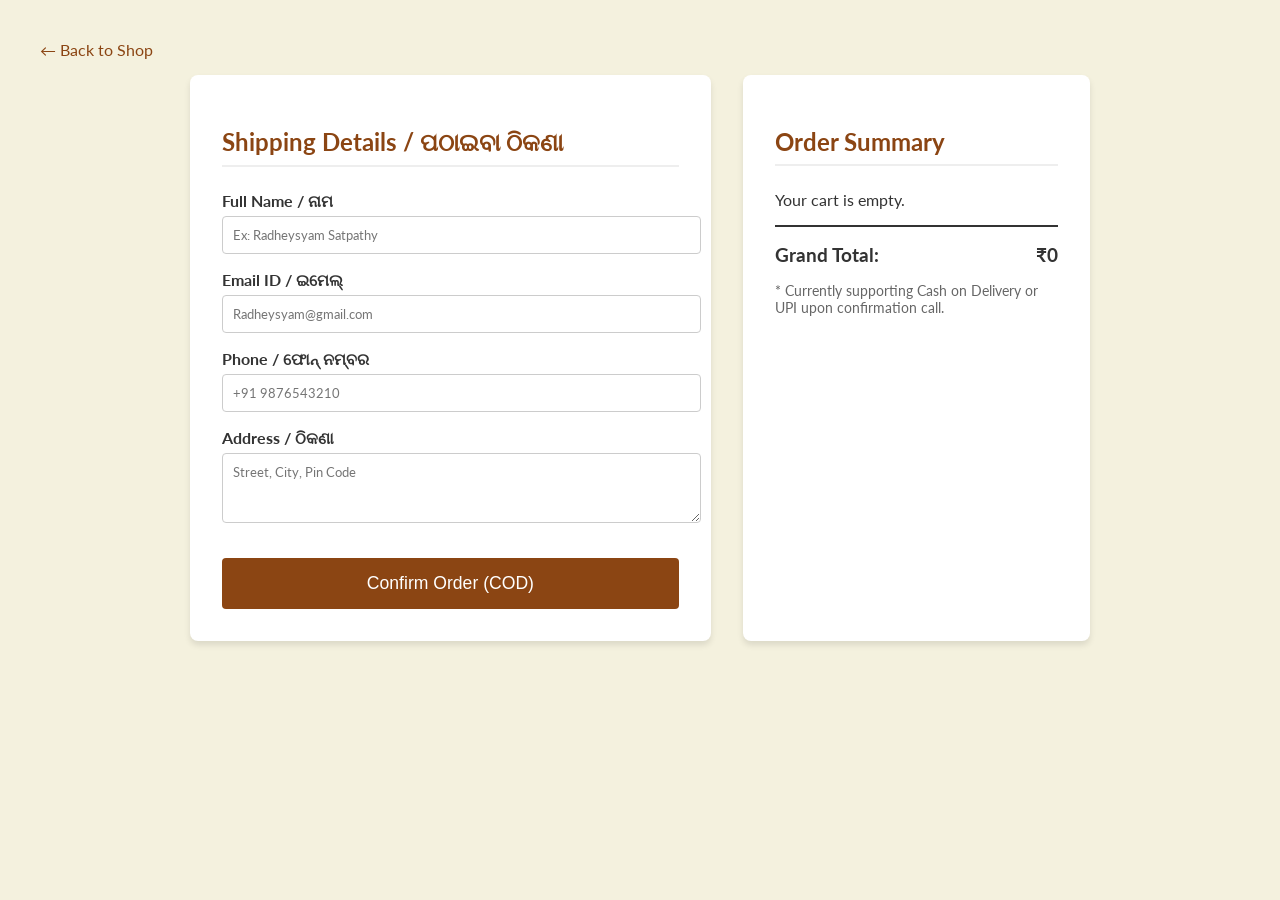
<file: checkout.html>
<!DOCTYPE html>
<html lang="en">
<head>
    <meta charset="UTF-8">
    <meta name="viewport" content="width=device-width, initial-scale=1.0">
    <title>Checkout | CraftedByMoharana</title>
    <link rel="icon" type="image/png" href="images/logo-icon.png">

    <!-- Google Font -->
    <link href="https://fonts.googleapis.com/css2?family=Lato:wght@400;700&display=swap" rel="stylesheet">

    <!-- External CSS -->
    <link rel="stylesheet" href="checkout.css">
</head>
<body>

    <a href="index.html" class="back-link">← Back to Shop</a>

    <div class="container">

        <!-- Shipping Form -->
        <div class="card">
            <h2>Shipping Details / ପଠାଇବା ଠିକଣା</h2>

            <form id="checkoutForm" onsubmit="handleOrder(event)">
                <div class="form-group">
                    <label>Full Name / ନାମ</label>
                    <input type="text" id="custName" required placeholder="Ex: Radheysyam Satpathy">
                </div>

                <div class="form-group">
                    <label>Email ID / ଇମେଲ୍</label>
                    <input type="email" required placeholder="Radheysyam@gmail.com">
                </div>

                <div class="form-group">
                    <label>Phone / ଫୋନ୍ ନମ୍ବର</label>
                    <input type="tel" id="custPhone" required placeholder="+91 9876543210">
                </div>

                <div class="form-group">
                    <label>Address / ଠିକଣା</label>
                    <textarea id="custAddress" rows="3" required placeholder="Street, City, Pin Code"></textarea>
                </div>

                <button type="submit" class="place-order-btn">
                    Confirm Order (COD)
                </button>
            </form>
        </div>

        <!-- Order Summary -->
        <div class="card">
            <h2>Order Summary</h2>

            <div id="orderItems"></div>

            <div class="total-section">
                <span>Grand Total:</span>
                <span id="grandTotal">₹0</span>
            </div>

            <p style="margin-top: 1rem; font-size: 0.9rem; color: #666;">
                * Currently supporting Cash on Delivery or UPI upon confirmation call.
            </p>
        </div>

    </div>

    <!-- External JavaScript -->
    <script src="checkout.js"></script>

</body>
</html>
</file>
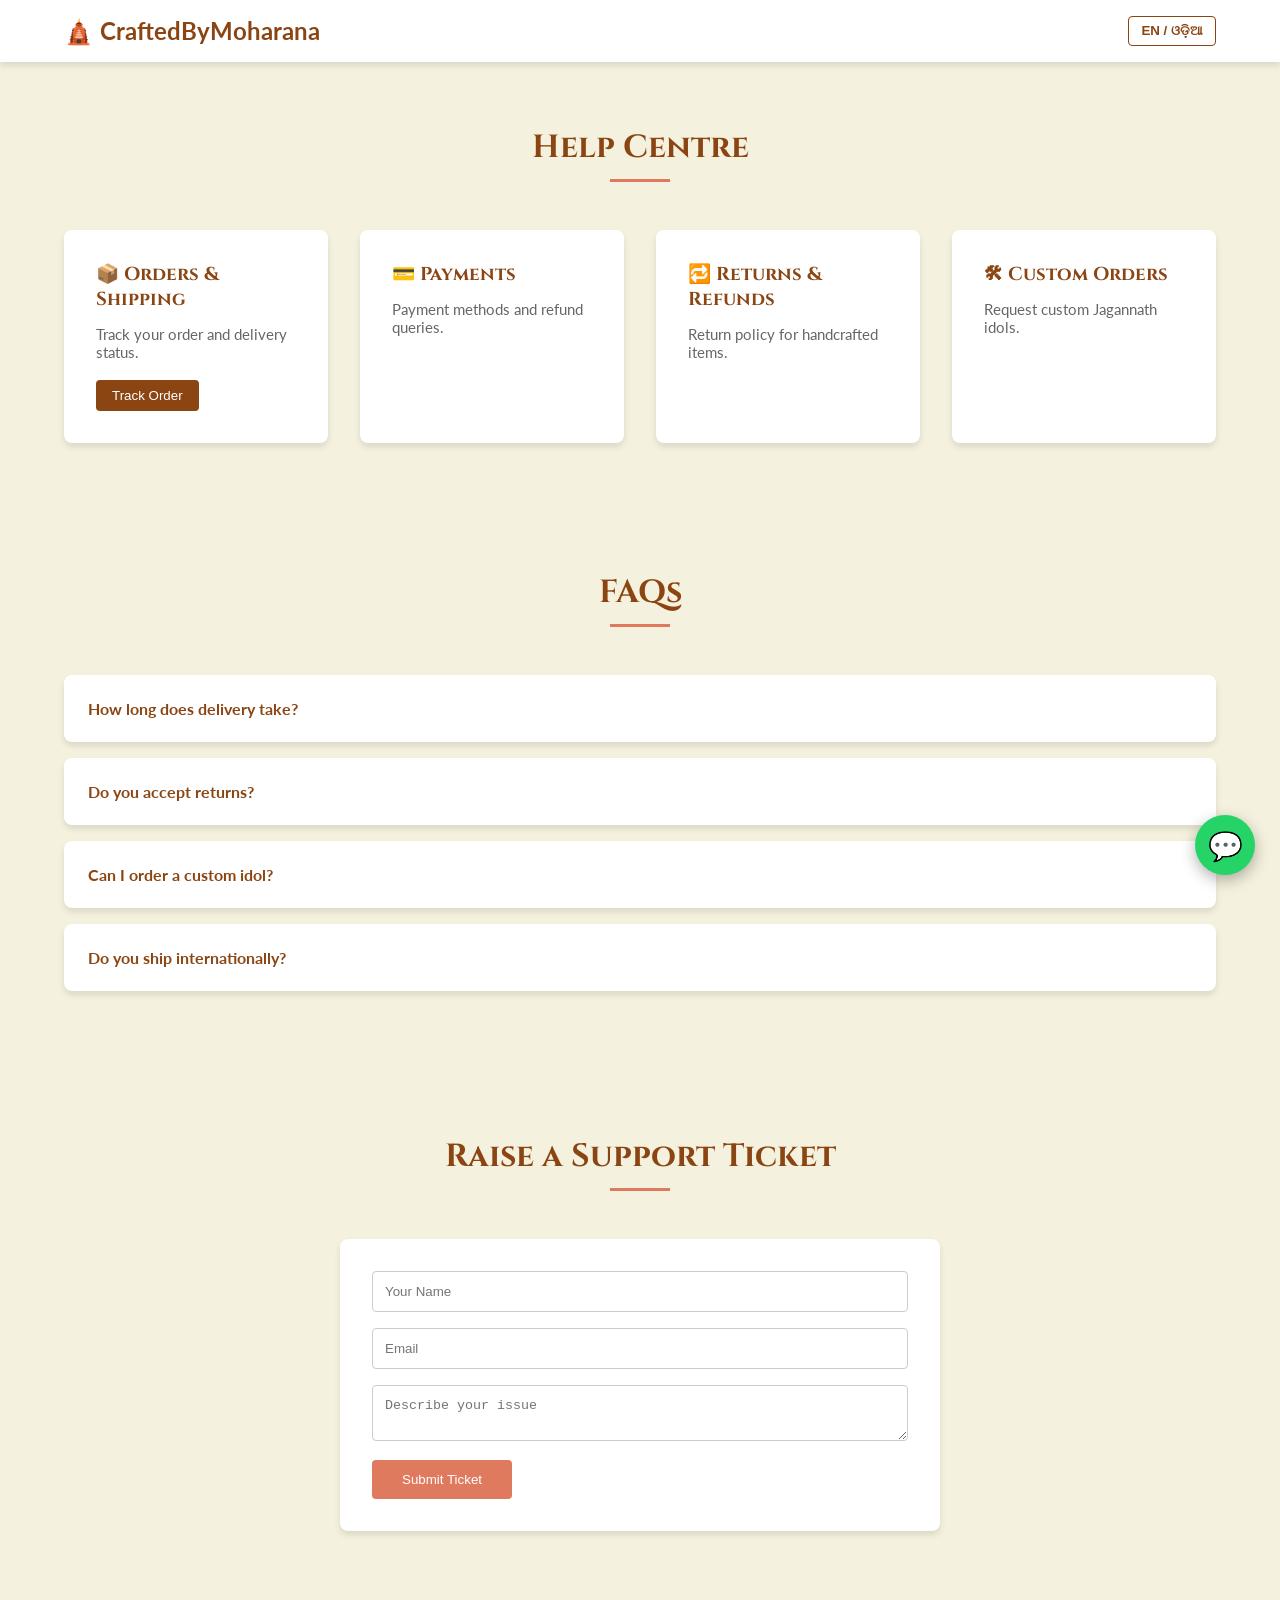
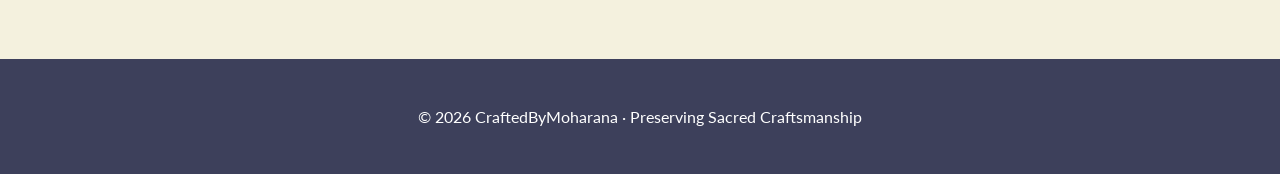
<file: help-centre.html>
<!DOCTYPE html>
<html lang="en">
<head>
    <meta charset="UTF-8">
    <meta name="viewport" content="width=device-width, initial-scale=1.0">
    <title>Help Centre | CraftedByMoharana</title>
    <link rel="icon" type="image/png" href="images/logo-icon.png">

    <!-- Google Fonts -->
    <link href="https://fonts.googleapis.com/css2?family=Baloo+2:wght@400;700&family=Cinzel:wght@500;700&family=Lato:wght@400;700&display=swap" rel="stylesheet">

    <!-- External CSS -->
    <link rel="stylesheet" href="help-centre.css">
</head>

<body>

    <!-- Header -->
    <header>
        <a href="index.html" class="brand">🛕 CraftedByMoharana</a>
        <button class="lang-switch" onclick="toggleLang()">EN / ଓଡ଼ିଆ</button>
    </header>

    <!-- Help Cards -->
    <section class="section-padding">
        <h2 class="section-title" id="title">Help Centre</h2>

        <div class="help-grid">
            <div class="help-card">
                <h3 id="c1">📦 Orders & Shipping</h3>
                <p>Track your order and delivery status.</p>
                <a href="track-order.html">
                    <button class="btn-sm">Track Order</button>
                </a>
            </div>

            <div class="help-card">
                <h3 id="c2">💳 Payments</h3>
                <p>Payment methods and refund queries.</p>
            </div>

            <div class="help-card">
                <h3 id="c3">🔁 Returns & Refunds</h3>
                <p>Return policy for handcrafted items.</p>
            </div>

            <div class="help-card">
                <h3 id="c4">🛠 Custom Orders</h3>
                <p>Request custom Jagannath idols.</p>
            </div>
        </div>
    </section>

    <!-- FAQs -->
    <section class="section-padding">
        <h2 class="section-title">FAQs</h2>
        <div id="faqBox"></div>
    </section>

    <!-- Support Ticket -->
    <section class="section-padding">
        <h2 class="section-title">Raise a Support Ticket</h2>

        <div class="ticket-card">
            <input id="tName" placeholder="Your Name">
            <input id="tEmail" placeholder="Email">
            <textarea id="tMsg" placeholder="Describe your issue"></textarea>
            <button class="btn" onclick="submitTicket()">Submit Ticket</button>
        </div>
    </section>

    <!-- WhatsApp Button -->
    <a class="whatsapp" href="https://wa.me/919938806911" target="_blank">💬</a>

    <footer>
        &copy; 2026 CraftedByMoharana · Preserving Sacred Craftsmanship
    </footer>

    <!-- External JavaScript -->
    <script src="help-centre.js"></script>

</body>
</html>
</file>
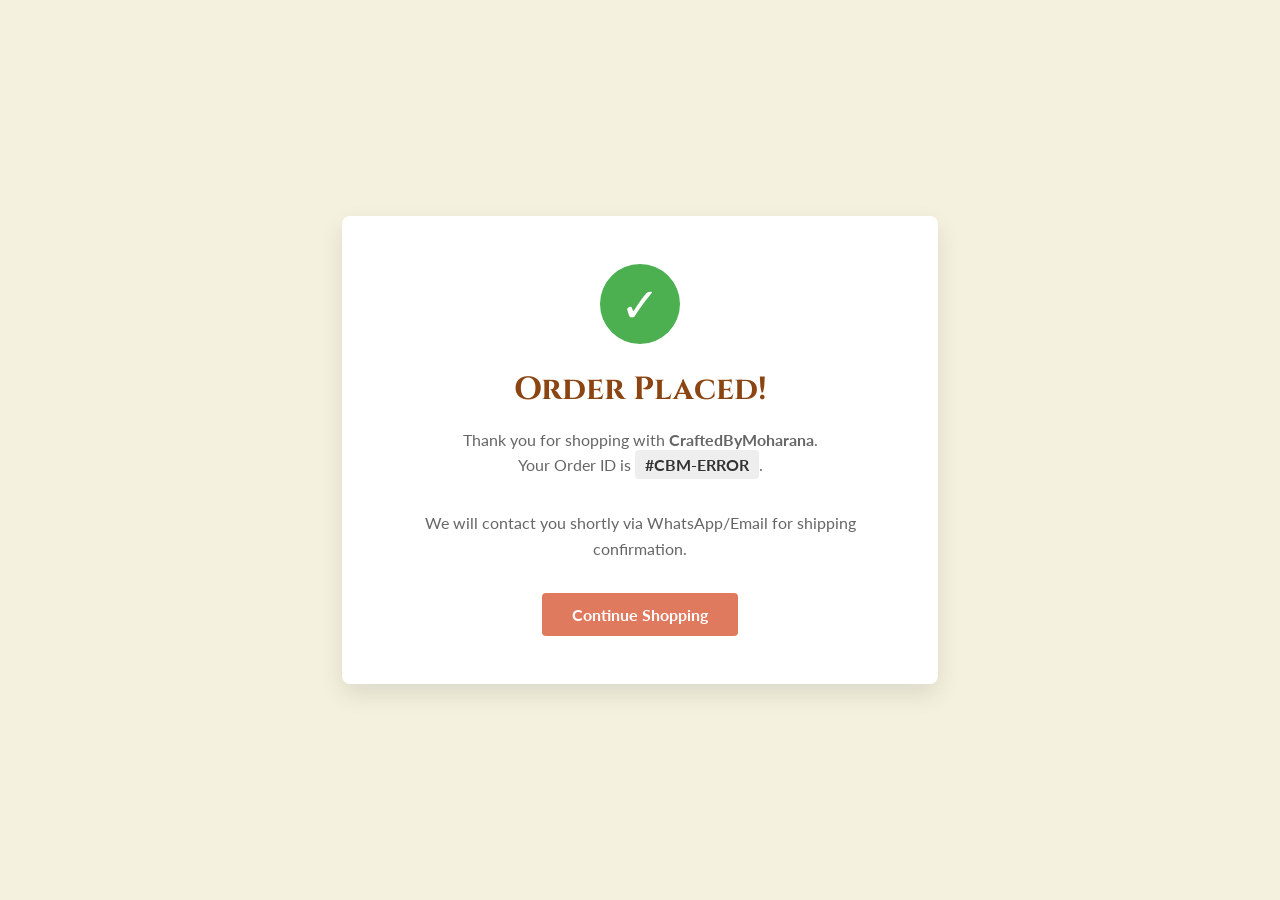
<file: thankyou.html>
<!DOCTYPE html>
<html lang="en">
<head>
    <meta charset="UTF-8">
    <meta name="viewport" content="width=device-width, initial-scale=1.0">
    <title>Order Confirmed | CraftedByMoharana</title>
    <link rel="icon" type="image/png" href="images/logo-icon.png">

    <link href="https://fonts.googleapis.com/css2?family=Baloo+2:wght@400;700&family=Cinzel:wght@500;700&family=Lato:wght@400;700&display=swap" rel="stylesheet">

    <!-- External CSS -->
    <link rel="stylesheet" href="thankyou.css">
</head>
<body>

    <div class="card">
        <div class="checkmark">✓</div>
        
        <div id="content-en">
            <h1>Order Placed!</h1>
            <p>
                Thank you for shopping with <strong>CraftedByMoharana</strong>. <br>
                Your Order ID is <span class="order-id">#CBM-2024</span>.
            </p>
            <p>
                We will contact you shortly via WhatsApp/Email for shipping confirmation.
            </p>
            <a href="index.html" class="btn">Continue Shopping</a>
        </div>

        <div id="content-or" style="display: none;">
            <h1 class="odia-text">ଅର୍ଡର ଗ୍ରହଣ କରାଯାଇଛି !</h1>
            <p class="odia-text">
                <strong>CraftedByMoharana</strong> ରୁ କିଣିଥିବାରୁ ଧନ୍ୟବାଦ | <br>
                ଆପଣଙ୍କର ଅର୍ଡର ID ହେଉଛି <span class="order-id">#CBM-2024</span> |
            </p>
            <p class="odia-text">
                ଶିପିଙ୍ଗ ନିଶ୍ଚିତକରଣ ପାଇଁ ଆମେ ଖୁବ୍ ଶୀଘ୍ର ହ୍ୱାଟସ୍ ଆପ୍ / ଇମେଲ୍ ମାଧ୍ୟମରେ ଆପଣଙ୍କ ସହ ଯୋଗାଯୋଗ କରିବୁ |
            </p>
            <a href="index.html" class="btn odia-text">ଅନ୍ୟ ସାମଗ୍ରୀ ଦେଖନ୍ତୁ</a>
        </div>
    </div>

    <!-- External JavaScript -->
    <script src="thankyou.js"></script>

</body>
</html>
</file>
<file: checkout.css>
:root {
    --primary: #8B4513;
    --bg: #F4F1DE;
    --white: #fff;
}

body {
    font-family: 'Lato', sans-serif;
    background: var(--bg);
    padding: 2rem;
    color: #333;
}

.container {
    max-width: 900px;
    margin: 0 auto;
    display: grid;
    grid-template-columns: 1.5fr 1fr;
    gap: 2rem;
}

.card {
    background: var(--white);
    padding: 2rem;
    border-radius: 8px;
    box-shadow: 0 4px 6px rgba(0,0,0,0.1);
}

h2 {
    color: var(--primary);
    margin-bottom: 1.5rem;
    border-bottom: 2px solid #eee;
    padding-bottom: 0.5rem;
}

.form-group {
    margin-bottom: 1rem;
}

label {
    display: block;
    margin-bottom: 5px;
    font-weight: bold;
}

input,
textarea {
    width: 100%;
    padding: 10px;
    border: 1px solid #ccc;
    border-radius: 4px;
    font-family: inherit;
}

.order-item {
    display: flex;
    justify-content: space-between;
    margin-bottom: 1rem;
    border-bottom: 1px solid #f0f0f0;
    padding-bottom: 0.5rem;
}

.total-section {
    font-size: 1.2rem;
    font-weight: bold;
    margin-top: 1rem;
    padding-top: 1rem;
    border-top: 2px solid #333;
    display: flex;
    justify-content: space-between;
}

.place-order-btn {
    background: var(--primary);
    color: white;
    border: none;
    width: 100%;
    padding: 15px;
    font-size: 1.1rem;
    border-radius: 4px;
    cursor: pointer;
    margin-top: 1rem;
}

.place-order-btn:hover {
    opacity: 0.9;
}

.place-order-btn:disabled {
    background: #ccc;
    cursor: not-allowed;
}

.back-link {
    display: block;
    margin-bottom: 1rem;
    color: var(--primary);
    text-decoration: none;
}

@media (max-width: 768px) {
    .container {
        grid-template-columns: 1fr;
    }
}
</file>
<file: help-centre.css>
/* ===== THEME VARIABLES ===== */
:root {
    --primary: #8B4513;
    --secondary: #E07A5F;
    --accent: #F2CC8F;
    --bg: #F4F1DE;
    --text: #3D405B;
    --white: #ffffff;
    --shadow: 0 4px 6px rgba(0,0,0,0.1);
    --transition: all 0.3s ease;
}

/* ===== BASE ===== */
* {
    margin: 0;
    padding: 0;
    box-sizing: border-box;
}

body {
    font-family: 'Lato', sans-serif;
    background-color: var(--bg);
    color: var(--text);
}

h1, h2, h3 {
    font-family: 'Cinzel', serif;
}

.odia {
    font-family: 'Baloo 2', cursive;
}

/* ===== HEADER ===== */
header {
    background: var(--white);
    padding: 1rem 5%;
    box-shadow: var(--shadow);
    display: flex;
    justify-content: space-between;
    align-items: center;
}

.brand {
    text-decoration: none;
    font-size: 1.5rem;
    color: var(--primary);
    font-weight: 700;
}

.lang-switch {
    border: 1px solid var(--primary);
    background: none;
    color: var(--primary);
    padding: 6px 12px;
    border-radius: 4px;
    cursor: pointer;
    font-weight: bold;
}

/* ===== SECTION ===== */
.section-padding {
    padding: 4rem 5%;
}

.section-title {
    text-align: center;
    font-size: 2rem;
    color: var(--primary);
    margin-bottom: 3rem;
    position: relative;
}

.section-title::after {
    content: '';
    display: block;
    width: 60px;
    height: 3px;
    background: var(--secondary);
    margin: 10px auto;
}

/* ===== HELP CARDS ===== */
.help-grid {
    display: grid;
    grid-template-columns: repeat(auto-fit, minmax(250px, 1fr));
    gap: 2rem;
}

.help-card {
    background: var(--white);
    border-radius: 8px;
    padding: 2rem;
    box-shadow: var(--shadow);
    transition: var(--transition);
}

.help-card:hover {
    transform: translateY(-5px);
    box-shadow: 0 10px 20px rgba(0,0,0,0.15);
}

.help-card h3 {
    color: var(--primary);
    margin-bottom: 0.8rem;
}

.help-card p {
    color: #666;
    font-size: 0.95rem;
    margin-bottom: 1.2rem;
}

/* ===== BUTTONS ===== */
.btn-sm {
    padding: 8px 16px;
    background-color: var(--primary);
    color: white;
    border: none;
    border-radius: 4px;
    cursor: pointer;
}

.btn-sm:hover {
    background-color: var(--secondary);
}

.btn {
    padding: 12px 30px;
    background-color: var(--secondary);
    color: white;
    border: none;
    cursor: pointer;
    border-radius: 4px;
}

.btn:hover {
    background-color: var(--primary);
}

/* ===== FAQ ===== */
.faq-card {
    background: var(--white);
    border-radius: 8px;
    padding: 1.5rem;
    margin-bottom: 1rem;
    box-shadow: var(--shadow);
    cursor: pointer;
}

.faq-card h4 {
    color: var(--primary);
}

.faq-card p {
    display: none;
    margin-top: 0.8rem;
    color: #555;
}

.faq-card.active p {
    display: block;
}

/* ===== TICKET ===== */
.ticket-card {
    background: var(--white);
    padding: 2rem;
    border-radius: 8px;
    box-shadow: var(--shadow);
    max-width: 600px;
    margin: auto;
}

.ticket-card input,
.ticket-card textarea {
    width: 100%;
    padding: 12px;
    margin-bottom: 1rem;
    border: 1px solid #ccc;
    border-radius: 4px;
}

/* ===== WHATSAPP ===== */
.whatsapp {
    position: fixed;
    bottom: 25px;
    right: 25px;
    width: 60px;
    height: 60px;
    background: #25D366;
    color: white;
    border-radius: 50%;
    display: flex;
    align-items: center;
    justify-content: center;
    font-size: 28px;
    text-decoration: none;
    box-shadow: 0 5px 15px rgba(0,0,0,0.3);
}

/* ===== FOOTER ===== */
footer {
    background: var(--text);
    color: white;
    padding: 3rem 5%;
    margin-top: 4rem;
    text-align: center;
}
</file>
<file: thankyou.css>
:root {
    --primary: #8B4513;
    --secondary: #E07A5F;
    --bg: #F4F1DE;
    --white: #fff;
}

body {
    font-family: 'Lato', sans-serif;
    background: var(--bg);
    height: 100vh;
    display: flex;
    align-items: center;
    justify-content: center;
    margin: 0;
    color: #333;
}

.odia-text {
    font-family: 'Baloo 2', cursive;
}

.card {
    background: var(--white);
    padding: 3rem;
    border-radius: 8px;
    box-shadow: 0 10px 25px rgba(0,0,0,0.1);
    text-align: center;
    max-width: 500px;
    width: 90%;
    animation: popIn 0.5s ease-out;
}

@keyframes popIn {
    from {
        transform: scale(0.8);
        opacity: 0;
    }
    to {
        transform: scale(1);
        opacity: 1;
    }
}

.checkmark {
    width: 80px;
    height: 80px;
    background: #4CAF50;
    color: white;
    border-radius: 50%;
    display: flex;
    align-items: center;
    justify-content: center;
    font-size: 3rem;
    margin: 0 auto 1.5rem auto;
}

h1 {
    font-family: 'Cinzel', serif;
    color: var(--primary);
    margin-bottom: 0.5rem;
}

p {
    color: #666;
    margin-bottom: 2rem;
    line-height: 1.6;
}

.btn {
    display: inline-block;
    padding: 12px 30px;
    background: var(--secondary);
    color: white;
    text-decoration: none;
    border-radius: 4px;
    font-weight: bold;
    transition: 0.3s;
}

.btn:hover {
    background: var(--primary);
}

.order-id {
    font-weight: bold;
    color: #333;
    background: #eee;
    padding: 5px 10px;
    border-radius: 4px;
}
</file>
